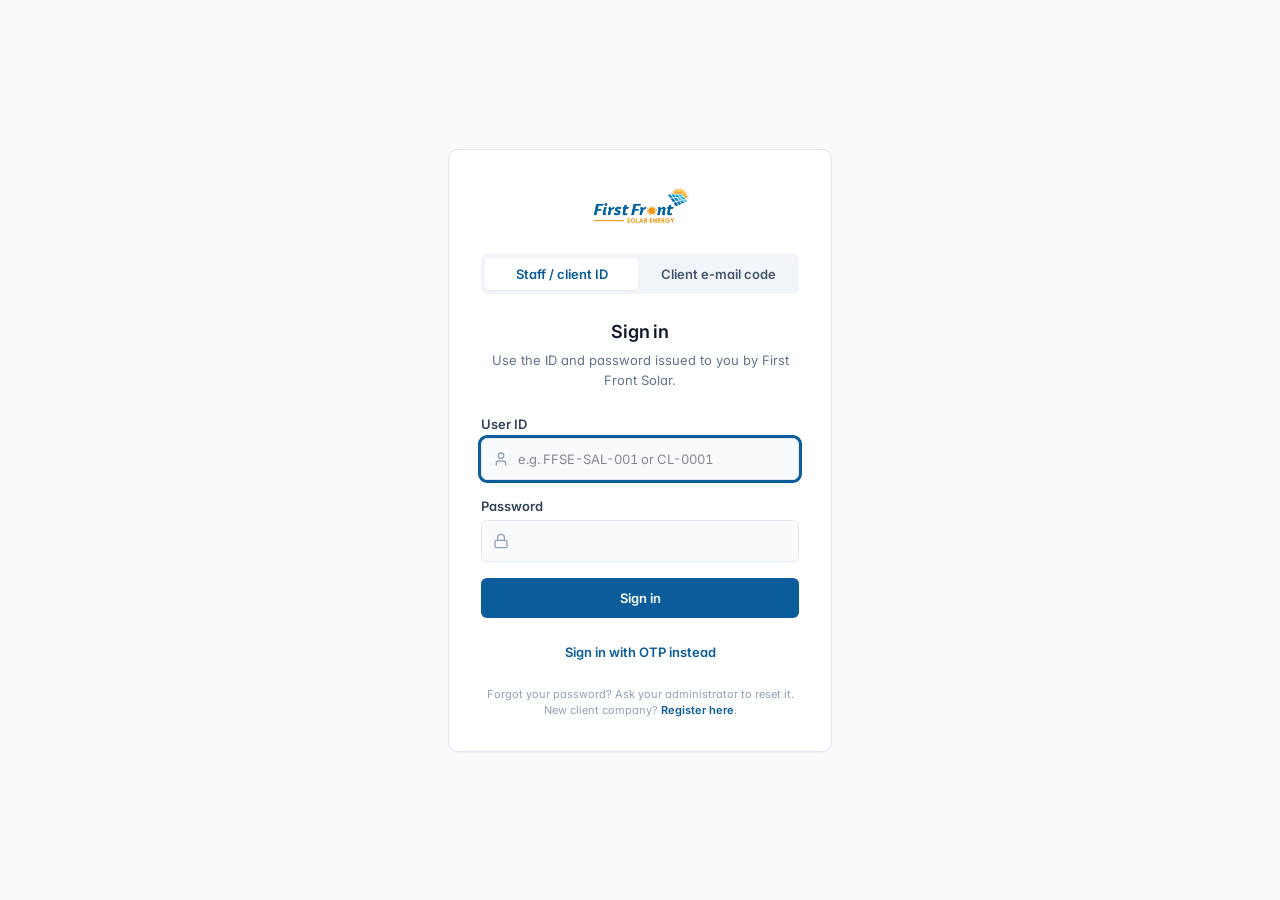
<file: index.html>
<!doctype html>
<html lang="en">
  <head>
    <meta charset="UTF-8" />
    <meta name="viewport" content="width=device-width, initial-scale=1.0" />
    <title>First Front Solar Energy — Solar EPC Management Platform</title>
    <meta name="description" content="Engineering consultancy and EPC management platform for First Front Solar Energy, Surat. Sizing calculators, CAD tracking, client portal and pipeline management." />
    <link rel="icon" type="image/png" href="/ffse-logo.png" />
    <meta property="og:title" content="First Front Solar Energy — Solar EPC Management Platform" />
    <meta property="og:description" content="Engineering consultancy and EPC management platform for First Front Solar Energy, Surat. Sizing calculators, CAD tracking, client portal and pipeline management." />
    <meta property="og:type" content="website" />
    <meta name="twitter:card" content="summary_large_image" />
    <link rel="preconnect" href="https://fonts.googleapis.com">
    <link rel="preconnect" href="https://fonts.gstatic.com" crossorigin>
    <link href="https://fonts.googleapis.com/css2?family=Inter:wght@400;500;600;700&display=swap" rel="stylesheet">
    <script type="module" crossorigin src="/assets/index-BpksrVMj.js"></script>
    <link rel="stylesheet" crossorigin href="/assets/index-CP38hCv3.css">
  </head>
  <body class="bg-slate-50 text-slate-900 antialiased selection:bg-sky-200/60">
    <div id="root"></div>
  </body>
</html>
</file>
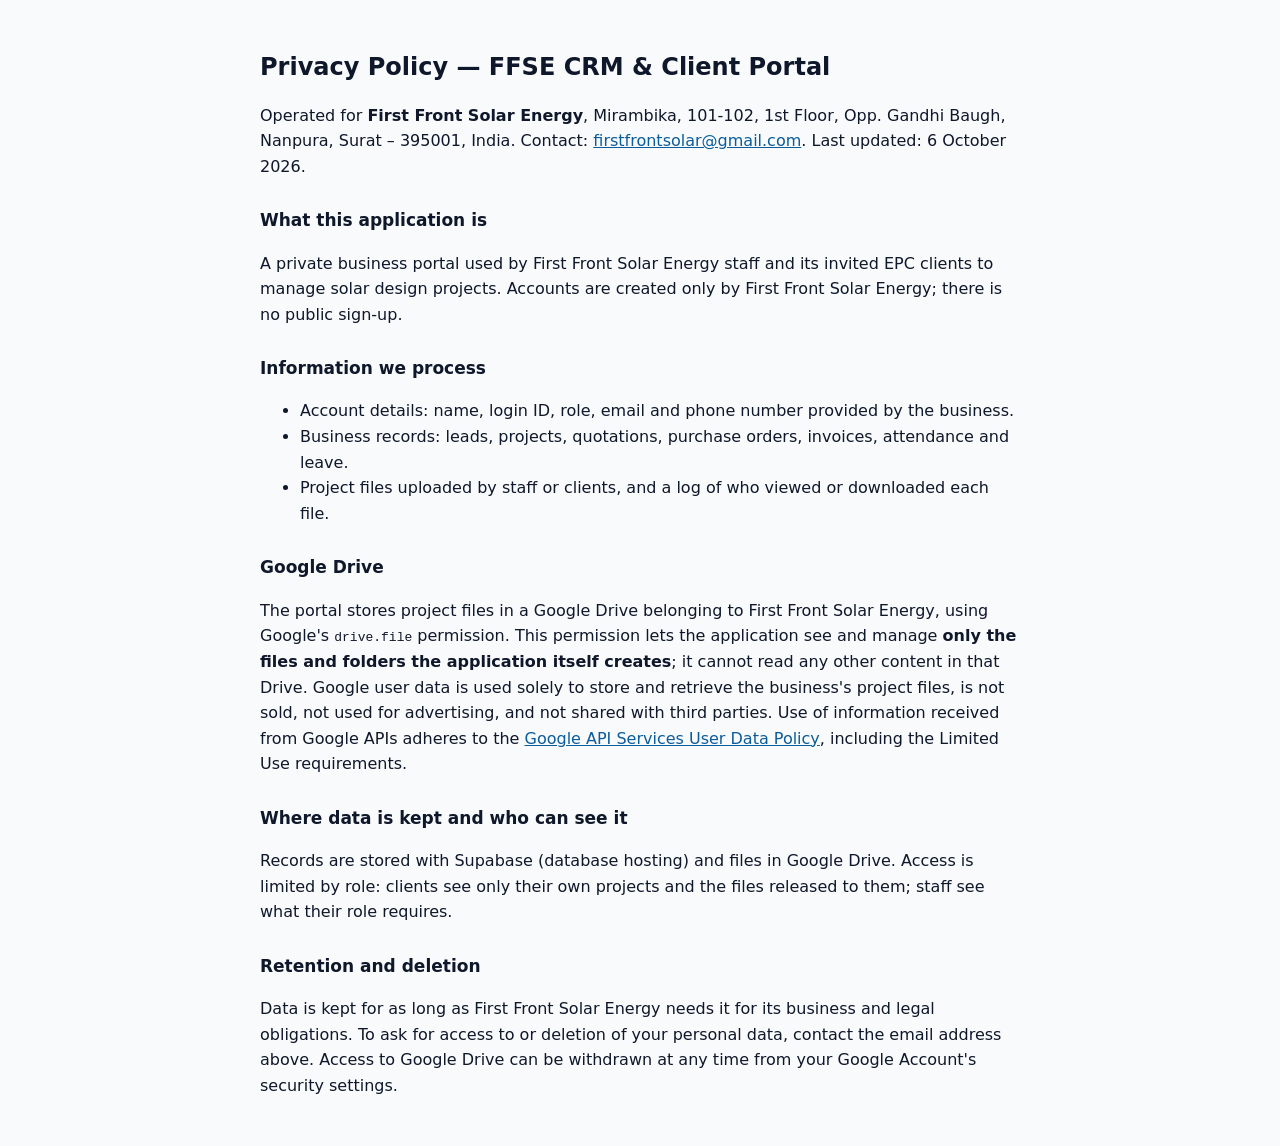
<file: privacy.html>
<!doctype html>
<html lang="en">
<head>
<meta charset="utf-8"><meta name="viewport" content="width=device-width, initial-scale=1">
<title>Privacy Policy – FFSE CRM</title>
<style>
  body{font-family:system-ui,-apple-system,Segoe UI,Roboto,sans-serif;max-width:760px;margin:0 auto;padding:32px 16px;color:#0f172a;line-height:1.6;background:#f8fafc}
  h1{font-size:24px} h2{font-size:17px;margin-top:28px} a{color:#0b5c9a}
</style>
</head>
<body>
<h1>Privacy Policy — FFSE CRM &amp; Client Portal</h1>
<p>Operated for <strong>First Front Solar Energy</strong>, Mirambika, 101-102, 1st Floor, Opp. Gandhi Baugh, Nanpura, Surat – 395001, India.
Contact: <a href="mailto:firstfrontsolar@gmail.com">firstfrontsolar@gmail.com</a>. Last updated: 6 October 2026.</p>

<h2>What this application is</h2>
<p>A private business portal used by First Front Solar Energy staff and its invited EPC clients to manage solar design projects.
Accounts are created only by First Front Solar Energy; there is no public sign-up.</p>

<h2>Information we process</h2>
<ul>
  <li>Account details: name, login ID, role, email and phone number provided by the business.</li>
  <li>Business records: leads, projects, quotations, purchase orders, invoices, attendance and leave.</li>
  <li>Project files uploaded by staff or clients, and a log of who viewed or downloaded each file.</li>
</ul>

<h2>Google Drive</h2>
<p>The portal stores project files in a Google Drive belonging to First Front Solar Energy, using Google's
<code>drive.file</code> permission. This permission lets the application see and manage <strong>only the files and folders the
application itself creates</strong>; it cannot read any other content in that Drive. Google user data is used solely to store and
retrieve the business's project files, is not sold, not used for advertising, and not shared with third parties. Use of
information received from Google APIs adheres to the
<a href="https://developers.google.com/terms/api-services-user-data-policy">Google API Services User Data Policy</a>,
including the Limited Use requirements.</p>

<h2>Where data is kept and who can see it</h2>
<p>Records are stored with Supabase (database hosting) and files in Google Drive. Access is limited by role: clients see only
their own projects and the files released to them; staff see what their role requires.</p>

<h2>Retention and deletion</h2>
<p>Data is kept for as long as First Front Solar Energy needs it for its business and legal obligations. To ask for access to or
deletion of your personal data, contact the email address above. Access to Google Drive can be withdrawn at any time from your
Google Account's security settings.</p>
</body>
</html>
</file>
